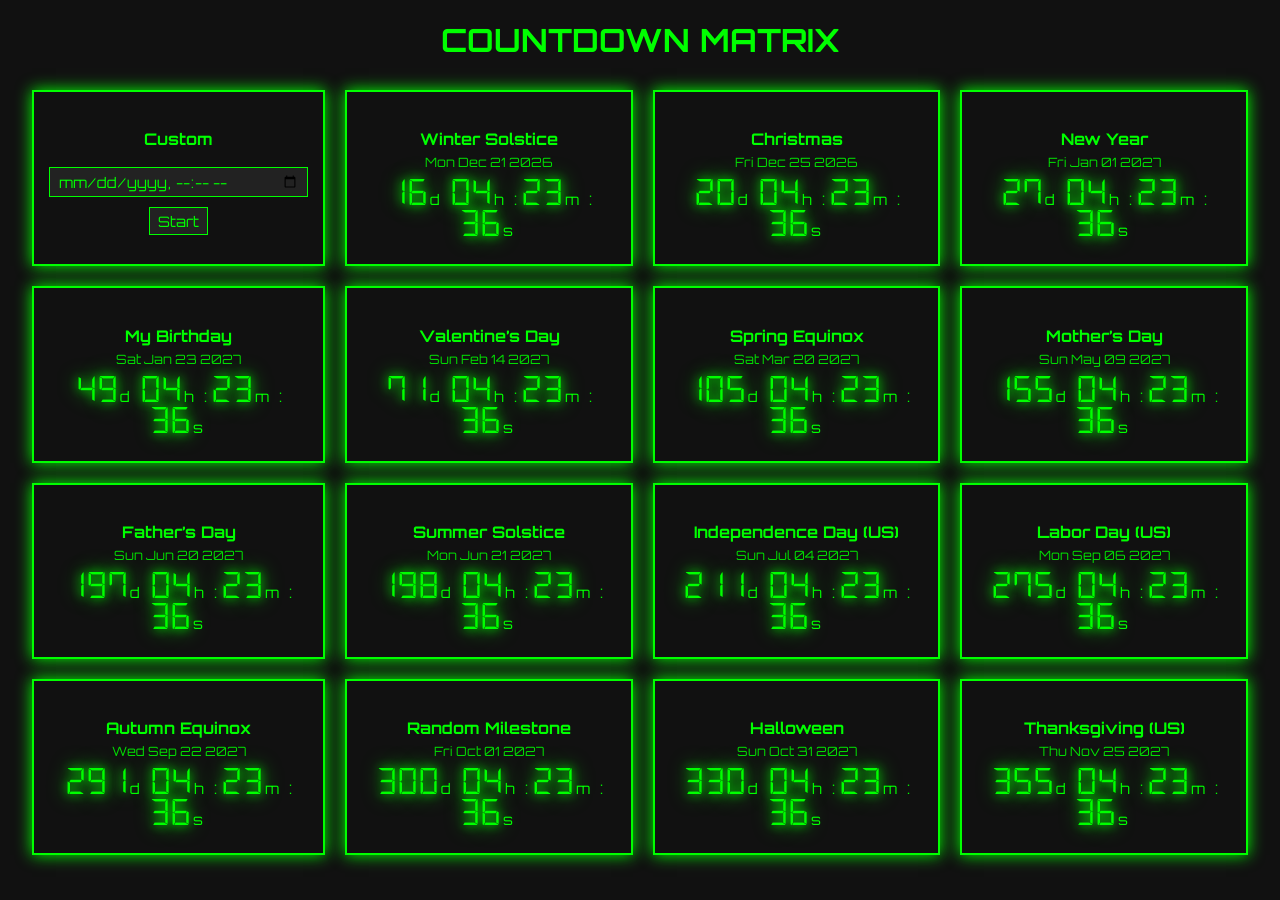
<file: index.html>
<!DOCTYPE html>
<html lang="en">
<head>
  <meta charset="UTF-8">
  <title>Matrix Countdown Dashboard</title>

  <!-- Orbitron for labels/UI -->
  <link rel="preconnect" href="https://fonts.googleapis.com">
  <link rel="preconnect" href="https://fonts.gstatic.com" crossorigin>
  <link href="https://fonts.googleapis.com/css2?family=Orbitron:wght@600&display=swap" rel="stylesheet">

  <!-- Custom CSS -->
  <link rel="stylesheet" href="style.css">
</head>
<body>
  <h1>Countdown Matrix</h1>

  <div class="countdown-matrix" id="matrix">
    <!-- Top-left: configurable -->
    <div class="countdown-cell configurable">
      <h2>Custom</h2>
      <p class="event-date" id="date-custom"></p>
      <input type="datetime-local" id="targetTime">
      <button onclick="startCountdown('custom')">Start</button>
      <div id="countdown-custom" class="countdown"></div>
    </div>
    <!-- Preset events will be injected here dynamically by JS -->
  </div>

  <script src="script.js"></script>
</body>
</html>
</file>
<file: style.css>
/* ---- Fonts ---- */
@font-face {
  font-family: "DSEG7";
  src: url("assets/fonts/DSEG7Modern-Regular.woff2") format("woff2");
  font-weight: 400;
  font-style: normal;
  font-display: swap;
}

/* ---- General Layout ---- */
html, body {
  height: 100%;
  margin: 0;
}

body {
  background: #111;
  color: #00ff00;
  display: flex;
  flex-direction: column;
  align-items: center;
  font-family: 'Orbitron', Arial, sans-serif;
}

h1 {
  margin: 20px 0;
  font-size: 2rem;
  text-transform: uppercase;
  color: #00ff00;
}

/* ---- Matrix Layout ---- */
.countdown-matrix {
  display: grid;
  grid-template-columns: repeat(4, 1fr);
  grid-template-rows: repeat(4, 1fr);
  gap: 20px;
  width: 95vw;
  height: 85vh;
  padding: 10px;
}

.countdown-cell {
  border: 2px solid #00ff00;
  box-shadow: 0 0 15px #00ff00;
  padding: 10px;
  display: flex;
  flex-direction: column;
  align-items: center;
  justify-content: center;
}

.countdown-cell h2 {
  font-size: 1rem;
  margin-bottom: 5px;
  color: #00ff00;
  text-align: center;
}

.event-date {
  font-size: 0.8rem;
  color: #00ff00;
  margin: 0 0 8px 0;
  text-align: center;
  opacity: 0.85;
}

/* ---- Inputs ---- */
input, button {
  font-family: 'Orbitron', Arial, sans-serif;
  font-size: 0.9rem;
  padding: 4px 8px;
  margin: 5px;
  background: #222;
  border: 1px solid #00ff00;
  color: #00ff00;
}

button:hover {
  background: #00ff00;
  color: #111;
  cursor: pointer;
}

/* ---- Countdown Digits ---- */
.countdown {
  text-align: center;
}

.countdown .digits {
  font-family: "DSEG7", monospace;
  font-size: 1.6rem;
  color: #00ff00;
  text-shadow: 0 0 10px #00ff00, 0 0 20px #00ff00;
}

.countdown .label {
  font-family: 'Orbitron', Arial, sans-serif;
  font-size: 0.9rem;
  margin-left: 2px;
  margin-right: 6px;
  color: #00ff00;
}

@media (max-width: 900px) {
  .countdown-matrix {
    grid-template-columns: repeat(2, minmax(0, 1fr));
    grid-template-rows: none;
    height: auto;
  }
}

@media (max-width: 520px) {
  .countdown-matrix {
    grid-template-columns: 1fr;
  }
}
</file>
